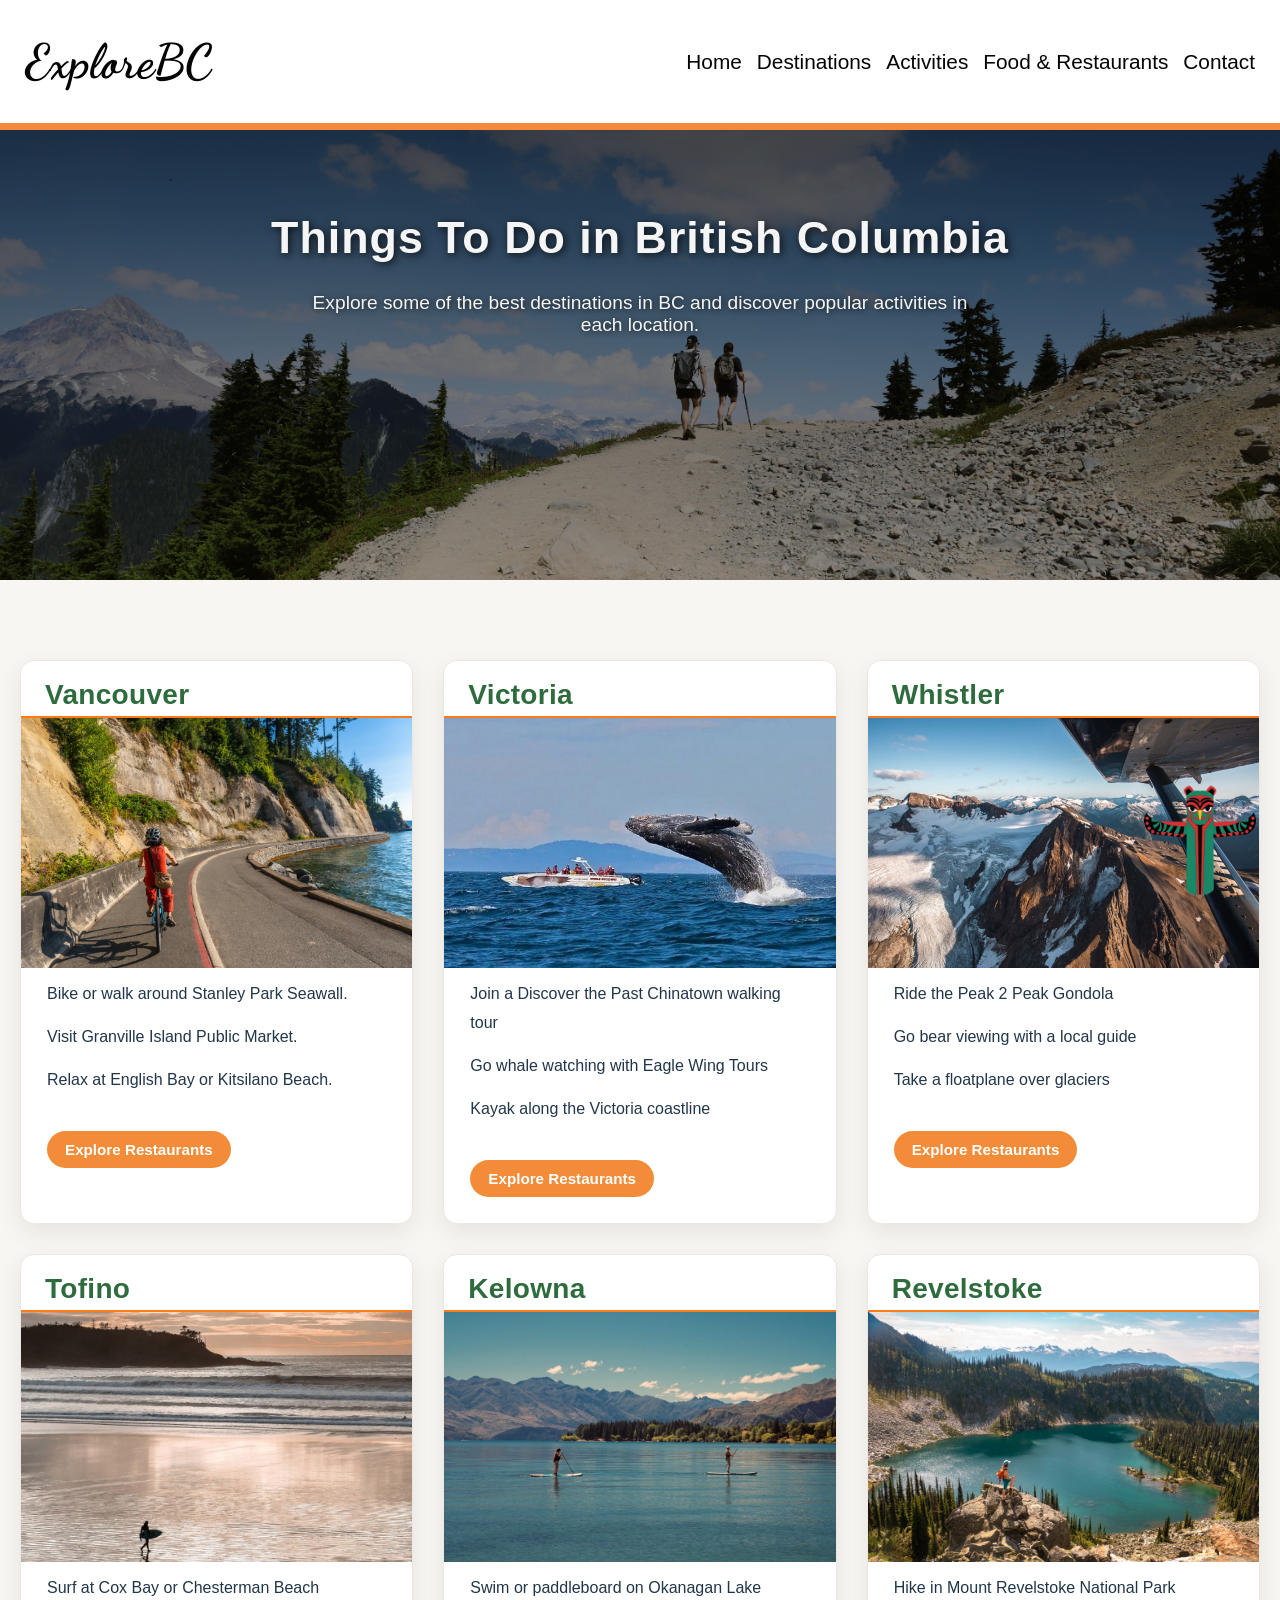
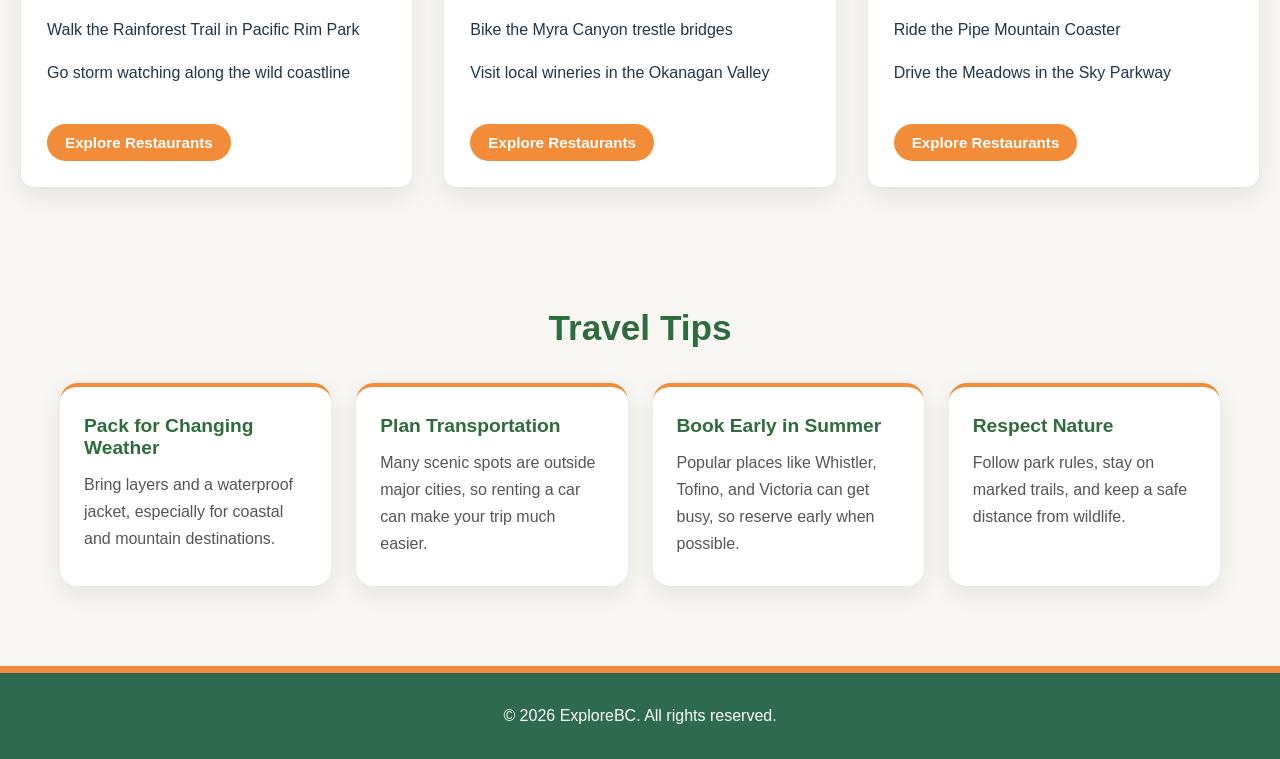
<file: activities.html>
<!DOCTYPE html>
<html lang="en">

<head>
    <meta charset="UTF-8">
    <meta name="viewport" content="width=device-width, initial-scale=1.0">
    <title>ExploreBC | Activities</title>
    <link rel="stylesheet" href="css/styles-activities.css">

    <link rel="preconnect" href="https://fonts.googleapis.com">
    <link rel="preconnect" href="https://fonts.gstatic.com" crossorigin>
    <link href="https://fonts.googleapis.com/css2?family=Dancing+Script:wght@400..700&display=swap" rel="stylesheet">

</head>

<body>
    <!-- Navigation -->
  <header class="navbar">
        <h1 class="logo"><a href="index.html" class="n">ExploreBC</a></h1>
        <nav class="nav-links">
            <ul class="lp">
                <li><a href="index.html" class="n">Home</a></li>
                <li><a href="destinations.html" class="n">Destinations</a></li>
                <li><a href="activities.html" class="n">Activities</a></li>
                <li><a href="food.html" class="n">Food & Restaurants</a></li>
                <li><a href="contact.html" class="n">Contact</a></li>
            </ul>    
        </nav>
    </header>
    <main> <!-- Main Content -->
        <section class="intro">
            <img src="images/activities-intro.jpg" alt="Beautiful British Columbia landscape">
            <div class="intro-text">
                <h2>Things To Do in British Columbia</h2>
                <p>Explore some of the best destinations in BC and discover popular activities in each location.</p>
            </div>
        </section>


        <section class="activities">
            <section class="card">
                <h3>Vancouver</h3>
                <img src="images/seawall.jpg" alt="Vancouver Seawall">
                <div class="card-content">
                    <ul>
                        <li>Bike or walk around Stanley Park Seawall.</li>
                        <li>Visit Granville Island Public Market.</li>
                        <li>Relax at English Bay or Kitsilano Beach.</li>
                    </ul>
                    <a href="food.html"> Explore Restaurants</a> <!--add vancouver anchor here-->

                </div>
            </section>

            <section class="card">
                <h3>Victoria</h3>
                <img src="images/whale.jpg" alt="Humpback whale watching Victoria">
                <div class="card-content">
                    <ul>
                        <li>Join a Discover the Past Chinatown walking tour</li>
                        <li>Go whale watching with Eagle Wing Tours</li>
                        <li>Kayak along the Victoria coastline</li>
                    </ul>
                    <a href="food.html"> Explore Restaurants</a> <!--add location anchor here-->

                </div>
            </section>

            <section class="card">
                <h3>Whistler</h3>
                <img src="images/floatplane.jpg" alt="Floatplane flying over glaciers in Whistler">
                <div class="card-content">
                    <ul>
                        <li>Ride the Peak 2 Peak Gondola</li>
                        <li>Go bear viewing with a local guide</li>
                        <li>Take a floatplane over glaciers</li>
                    </ul>
                    <a href="food.html"> Explore Restaurants</a> <!--add location anchor here-->

                </div>
            </section>

            <section class="card">
                <h3>Tofino</h3>
                <img src="images/surfing.jpg" alt="Tofino beach and surfing">
                <div class="card-content">
                    <ul>
                        <li>Surf at Cox Bay or Chesterman Beach</li>
                        <li>Walk the Rainforest Trail in Pacific Rim Park</li>
                        <li>Go storm watching along the wild coastline</li>
                    </ul>
                    <a href="food.html"> Explore Restaurants</a> <!--add location anchor here-->

                </div>

            </section>
            <section class="card">
                <h3>Kelowna</h3>
                <img src="images/paddleboard.jpg" alt="Okanagan Lake Kelowna activities">
                <div class="card-content">
                    <ul>
                        <li>Swim or paddleboard on Okanagan Lake</li>
                        <li>Bike the Myra Canyon trestle bridges</li>
                        <li>Visit local wineries in the Okanagan Valley</li>
                    </ul>
                    <a href="food.html"> Explore Restaurants</a> <!--add location anchor here-->

                </div>
            </section>

            <section class="card">

                <h3>Revelstoke</h3>
                <img src="images/revelstoke-hiking.jpg" alt="Revelstoke mountain adventure">
                <div class="card-content">
                    <ul>
                        <li>Hike in Mount Revelstoke National Park</li>
                        <li>Ride the Pipe Mountain Coaster</li>
                        <li>Drive the Meadows in the Sky Parkway</li>
                    </ul>
                    <a href="food.html"> Explore Restaurants</a>
                </div>

            </section>


        </section>

        <section class="travel-tips">
            <h2>Travel Tips</h2>
            <div class="tips-grid">
                <div class="tip-box">
                    <h3>Pack for Changing Weather</h3>
                    <p>Bring layers and a waterproof jacket, especially for coastal and mountain destinations.</p>
                </div>

                <div class="tip-box">
                    <h3>Plan Transportation</h3>
                    <p>Many scenic spots are outside major cities, so renting a car can make your trip much easier.</p>
                </div>

                <div class="tip-box">
                    <h3>Book Early in Summer</h3>
                    <p>Popular places like Whistler, Tofino, and Victoria can get busy, so reserve early when possible.
                    </p>
                </div>

                <div class="tip-box">
                    <h3>Respect Nature</h3>
                    <p>Follow park rules, stay on marked trails, and keep a safe distance from wildlife.</p>
                </div>
            </div>
        </section>

    </main>
    <footer class="footer">
        <a href="#" class="totem">
        <img src="images/totem_pole.png" alt="totem pole" class="totem_pole"></a>
        <p>&copy; 2026 ExploreBC. All rights reserved.</p>
    </footer>
</body>

</html>
</file>
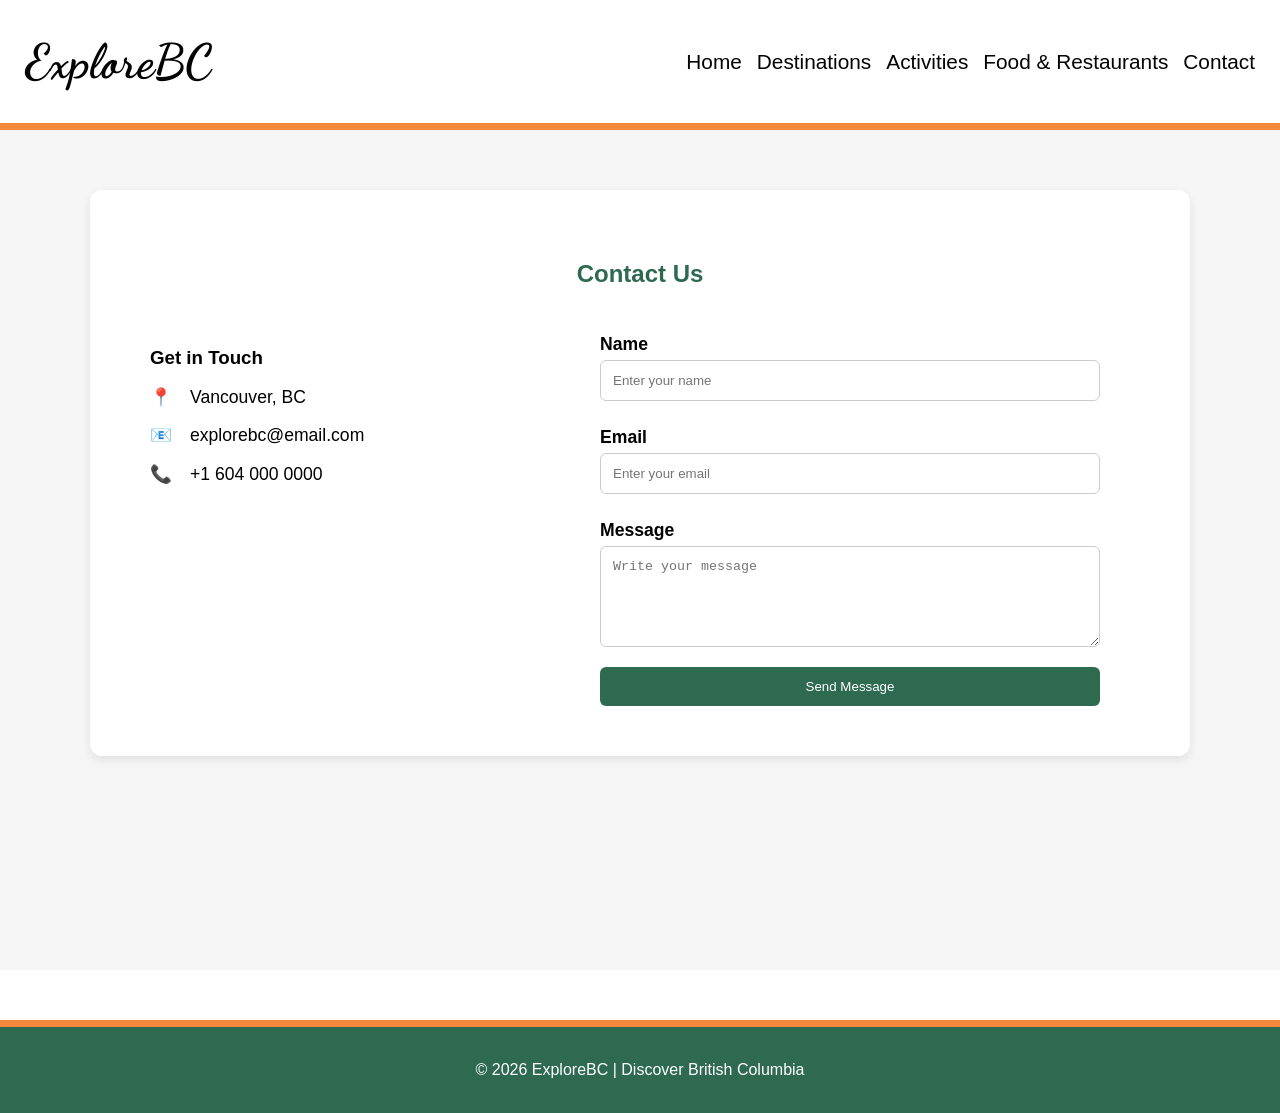
<file: contact.html>
<!DOCTYPE html>
<html lang="en">
<head>
    <meta charset="UTF-8">
    <meta name="viewport" content="width=device-width, initial-scale=1.0">
    <title>Contact</title>
    <link rel="stylesheet" href="css/style.css">


<link rel="preconnect" href="https://fonts.googleapis.com">
<link rel="preconnect" href="https://fonts.gstatic.com" crossorigin>
<link href="https://fonts.googleapis.com/css2?family=Dancing+Script:wght@400..700&display=swap" rel="stylesheet">

</head>

<body>
    <!-- Navigation -->
    <header class="navbar">
        <h1 class="logo">ExploreBC</h1>
        <nav class="nav-links">
           <ul class="lp">
                 <li><a href="index.html" class="n">Home</a></li>
                <li><a href="destinations.html" class="n">Destinations</a></li>
                <li><a href="activities.html" class="n">Activities</a></li>
                <li><a href="food.html" class="n">Food & Restaurants</a></li>
                <li><a href="contact.html" class="n">Contact</a></li>
            </ul>  
        </nav>
    </header>
<!-- Main Content -->
        <main class="contact-page">
            <section class="contact-container">
                <h1>Contact Us</h1>
                
                  
                 <div class="contact-grid">
                    <div class="contact-info">
                        <h3>Get in Touch</h3>
                        <p class="info-item">
                            <span class="icon">📍</span>
                            <span>Vancouver, BC</span>
                        </p>

                    <p class="info-item">
                        <span class="icon">📧</span>
                        <span>explorebc@email.com</span>
                    </p>

                    <p class="info-item">
                        <span class="icon">📞</span>
                        <span>+1 604 000 0000</span>
                    </p>

                    </div>

                    <!-- Contact Form -->
                     <form class="contact-form">
                     <label for="name">Name</label>
                     <input type="text" id="name" placeholder="Enter your name">

                    <label for="email">Email</label>
                    <input type="email" id="email" placeholder="Enter your email">

                    <label for="message">Message</label>
                    <textarea id="message" rows="5" placeholder="Write your message"></textarea>
                
                    <button type="submit">Send Message</button>
                </form> 
            </div>    
        </section>
    </main>
    <!-- Footer -->
     <footer class="footer">
          <p>&copy; 2026 ExploreBC | Discover British Columbia</p>
     </footer>
</body>

</html>
</file>
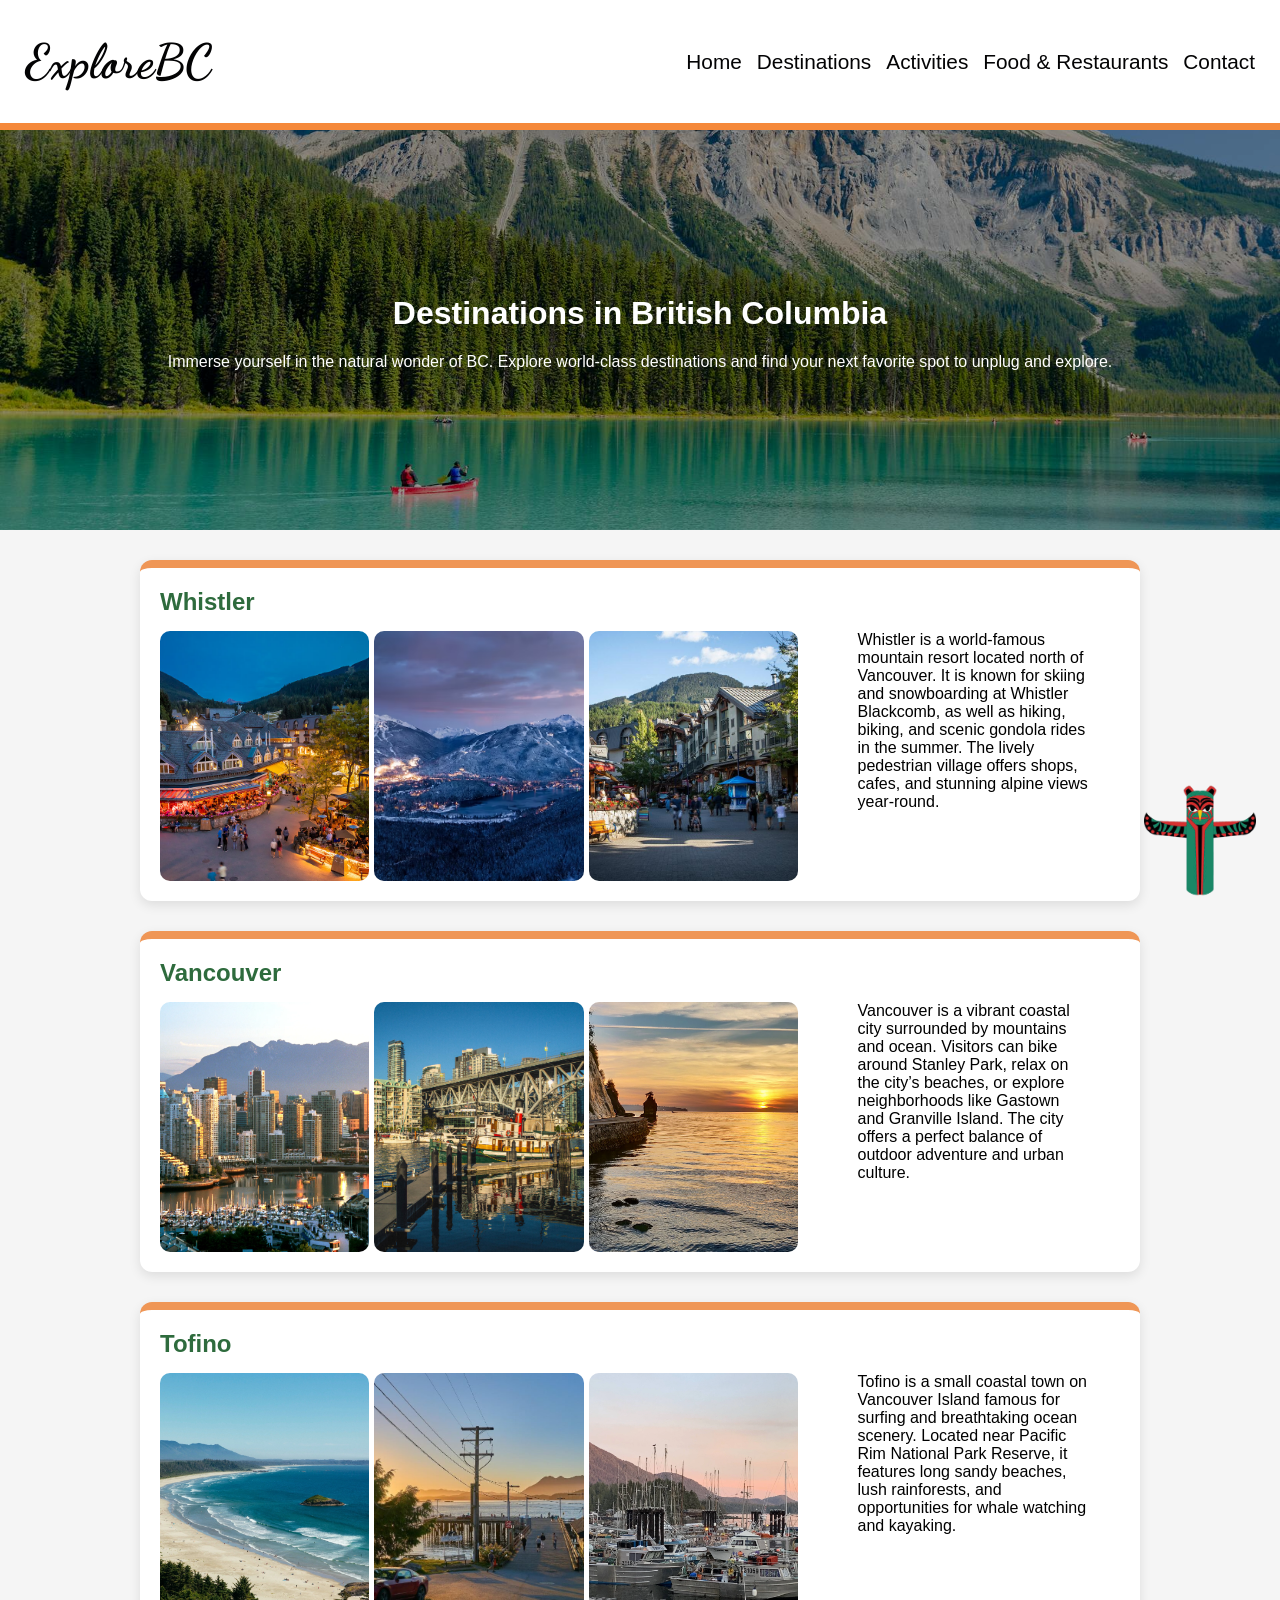
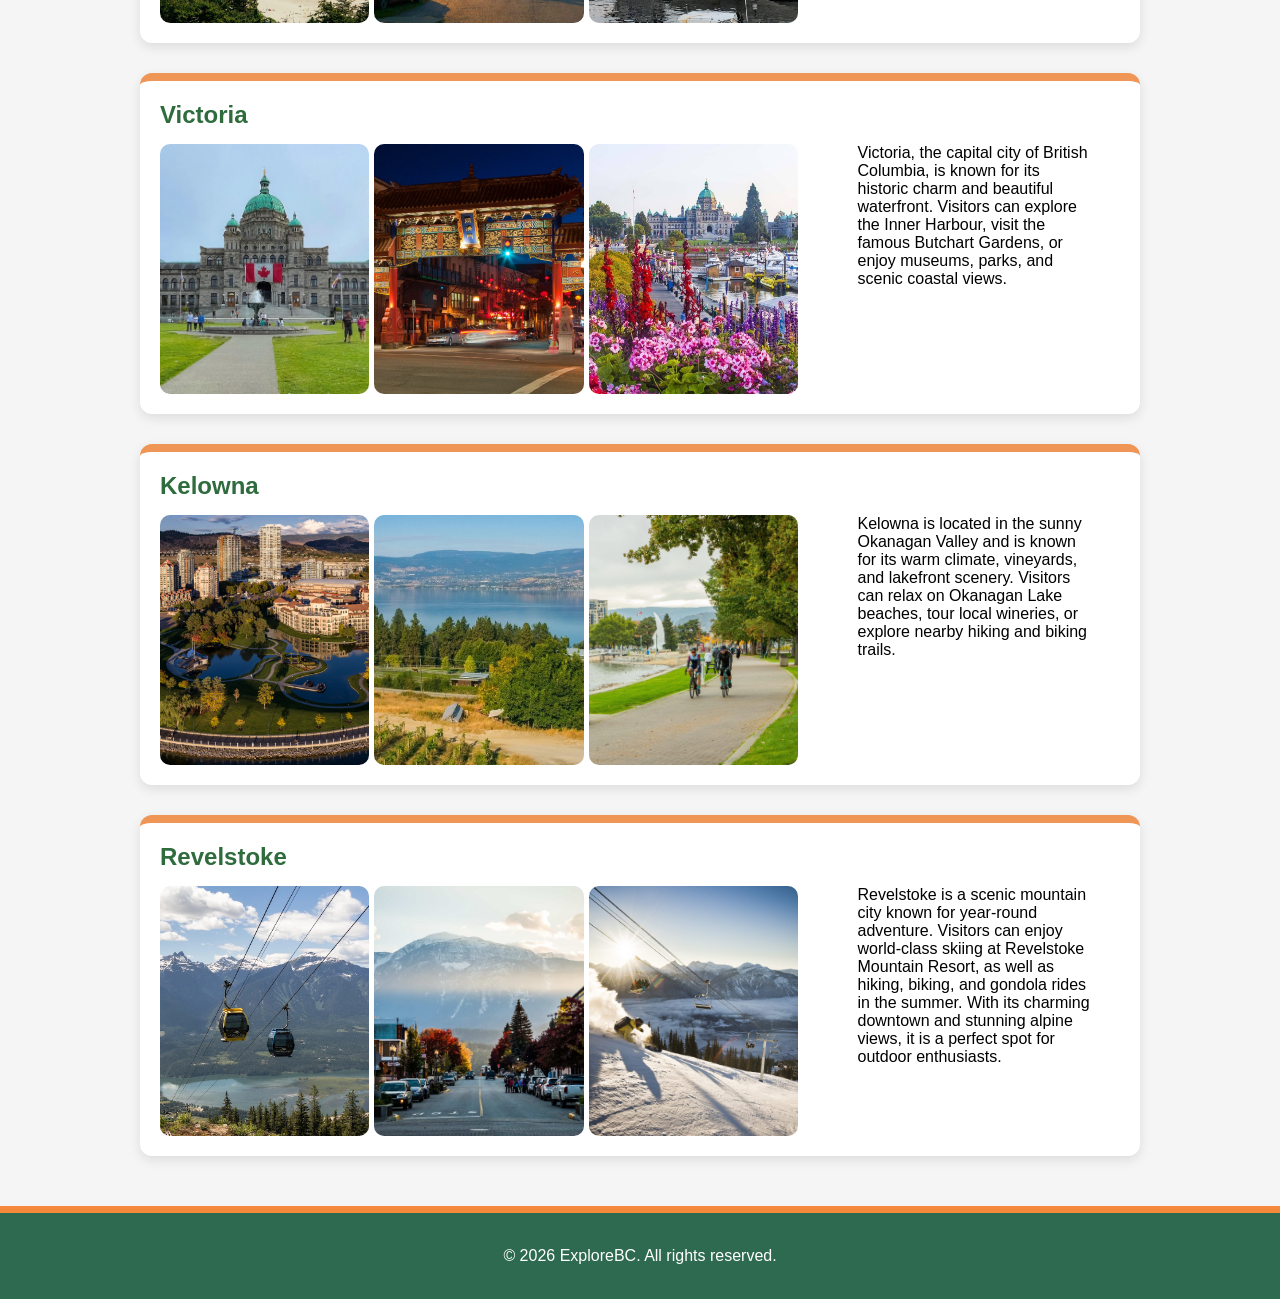
<file: destinations.html>
<!DOCTYPE html>
<html lang="en">
<head>
    <meta charset="UTF-8">
    <meta name="viewport" content="width=device-width, initial-scale=1.0">
    <title>Destinations</title>
    <link rel="stylesheet" href="css/style.css">

<link rel="preconnect" href="https://fonts.googleapis.com">
<link rel="preconnect" href="https://fonts.gstatic.com" crossorigin>
<link href="https://fonts.googleapis.com/css2?family=Dancing+Script:wght@400..700&display=swap" rel="stylesheet">
</head>

<body id="destinations-page">
     <header class="navbar">
        <h1 class="logo"><a href="index.html" class="n">ExploreBC</a></h1>
        <nav class="nav-links">
            <ul class="lp">
                <li><a href="index.html" class="n">Home</a></li>
                <li><a href="destinations.html" class="n">Destinations</a></li>
                <li><a href="activities.html" class="n">Activities</a></li>
                <li><a href="food.html" class="n">Food & Restaurants</a></li>
                <li><a href="contact.html" class="n">Contact</a></li>
            </ul>    
        </nav>
    </header>
        <div class="destinations-hero">
            <div class="destinations-overlay"></div>
            <div class="hero-content">
                <h1 class="title">Destinations in British Columbia</h1>
                <p>
                    Immerse yourself in the natural wonder of BC. Explore world-class destinations and find your 
                    next favorite spot to unplug and explore.
                </p>
            </div>
        </div>
    <main>
        <section class = "Whistler-section">
            <h2>Whistler</h2>
            <div class="content-row">
                <div class = "gallery">
                    <img src="images/Whistler_Town_Night.jpg" alt="Whister's town during the night">
                    <img src="images/Whistler_Snowy_Mountain_Night.avif" alt="Whister's snowy mountain at night">
                    <img src="images/Whistler_Town_Sunny.png" alt="Whister's town during a sunny day">
                </div>
                <p id = "whistler-id">
                Whistler is a world-famous mountain resort located north of Vancouver. 
                It is known for skiing and snowboarding at Whistler Blackcomb, as 
                well as hiking, biking, and scenic gondola rides in the summer. The 
                lively pedestrian village offers shops, cafes, and stunning alpine 
                views year-round.
                </p>
            </div>
        </section>
        <section class = "Vancouver-section">
            <h2>Vancouver</h2>
            <div class="content-row">
                <div class = "gallery">
                    <img src="images/Vancouver_City_View.webp" alt="Upward view of Vancouver">
                    <img src="images/Vancouver_Granville.jpg" alt="Dock view at Granville Island">
                    <img src="images/Vancouver_Stanley_Park.jpg" alt="Stanley Park seawall during a sunset">
                </div>
                <p id = "vancouver-id">
                    Vancouver is a vibrant coastal city surrounded by mountains and ocean. 
                    Visitors can bike around Stanley Park, relax on the city’s beaches, or 
                    explore neighborhoods like Gastown and Granville Island. The city 
                    offers a perfect balance of outdoor adventure and urban culture.
                </p>
            </div>
        </section>
        <section  class = "Tofino-section">
            <h2>Tofino</h2>
            <div class="content-row">
                <div class = "gallery">
                    <img src="images/Tofino_Beach_View.webp" alt="An upward view of Tofino's beaches">
                    <img src="images/Tofino_Dock_Sunset.jpg" alt="Tofino's docks during sunset">
                    <img src="images/Tofino_Harbour.webp" alt="Tofino's harbor populated by boats">
                </div>
                <p id = "tofino-id">
                    Tofino is a small coastal town on Vancouver Island famous for surfing 
                    and breathtaking ocean scenery. Located near Pacific Rim National Park 
                    Reserve, it features long sandy beaches, lush rainforests, and 
                    opportunities for whale watching and kayaking.
                </p>
            </div>
        </section>
        <section  class = "Victoria-section">
            <h2>Victoria</h2>
            <div class="content-row">
                <div class = "gallery">
                    <img src="images/Victoria_Parliament.webp" alt="Parliament Building">
                    <img src="images/Victoria_Chinatown.jpg" alt="Entrance to Chinatown">
                    <img src="images/Victoria_Flowers.jpg" alt="Flowers with Victoria's harbour and Parliament in the background">
                </div>
                <p id = "victoria-id">
                    Victoria, the capital city of British Columbia, is known for its historic 
                    charm and beautiful waterfront. Visitors can explore the Inner Harbour, 
                    visit the famous Butchart Gardens, or enjoy museums, parks, and scenic 
                    coastal views.
                </p>
            </div>
        </section>
        <section class = "Kelowna-section">
            <h2>Kelowna</h2>
            <div class="content-row">
                <div class = "gallery">
                    <img src="images/Kelowna_View.jpg" alt="Upward view of Kelowna">
                    <img src="images/Kelowna_Vineyard_Lake.jpg" alt="Vineyard overlooking Okanagan lake">
                    <img src="images/Kelowna_Park.webp" alt="Bikers by a park's seawall">
                </div>
                <p id = "kelowna-id">
                    Kelowna is located in the sunny Okanagan Valley and is known for its warm 
                    climate, vineyards, and lakefront scenery. Visitors can relax on Okanagan 
                    Lake beaches, tour local wineries, or explore nearby hiking and biking 
                    trails.
                </p>
            </div>
        </section>
        <section class = "Prince_Rupert-section">
            <h2>Revelstoke</h2>
            <div class="content-row">
                <div class = "gallery">
                    <img src="images/Revelstoke_Gondola_Mountains.webp" alt="Gondola going up a mountain">
                    <img src="images/Revelstoke_Town.jpeg" alt="Revelstoke town with mountain in background">
                    <img src="images/Revelstoke_Snowy_Mountains.jpg" alt="Snowboarder going down snowy mountain">
                </div>
                <p id = "revelstoke-id">
                    Revelstoke is a scenic mountain city known for year-round adventure. 
                    Visitors can enjoy world-class skiing at Revelstoke Mountain Resort, as 
                    well as hiking, biking, and gondola rides in the summer. With its charming 
                    downtown and stunning alpine views, it is a perfect spot for outdoor 
                    enthusiasts.
                </p>
            </div>
        </section>
    </main>
    <footer class="footer">
        <a href="#" class="totem">
        <img src="images/totem_pole.png" alt="totem pole" class="totem_pole"></a>
        <p>&copy; 2026 ExploreBC. All rights reserved.</p>
    </footer>
</body>
</html>
</file>
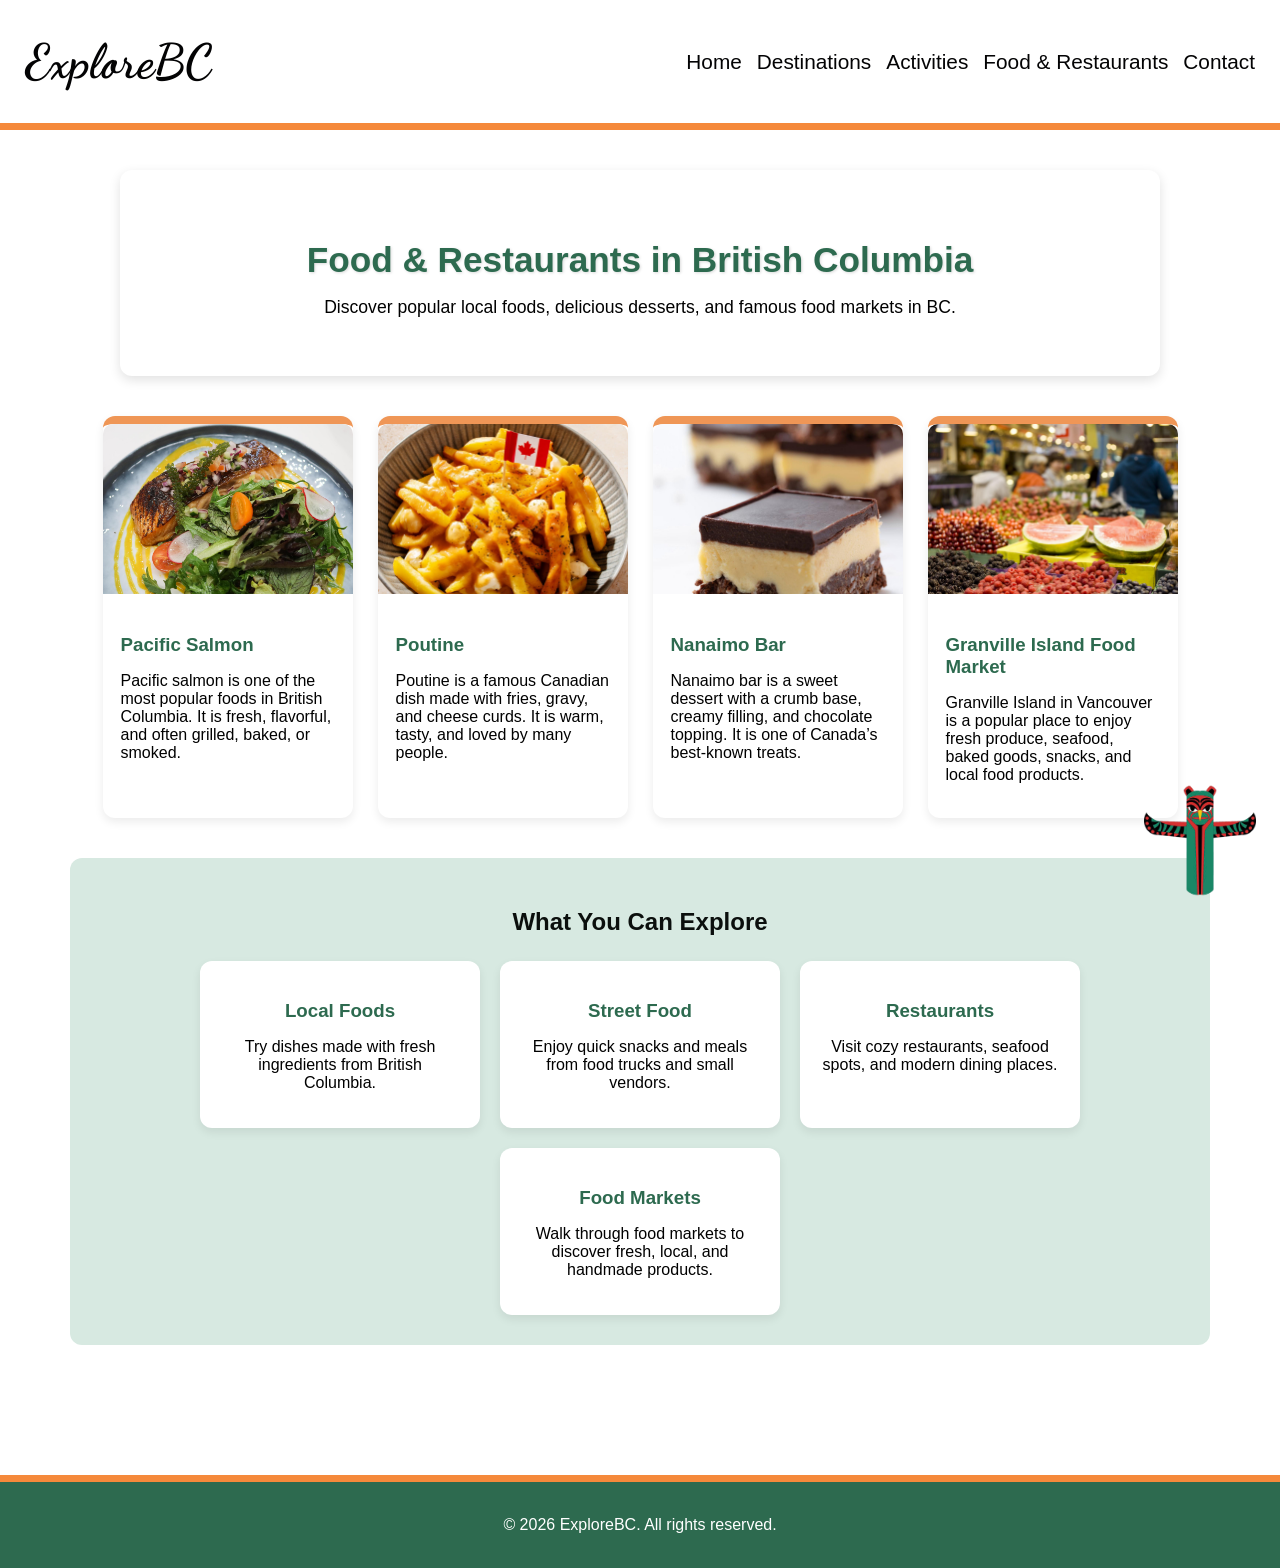
<file: food.html>
<!DOCTYPE html>
<html lang="en">
<head>
    <meta charset="UTF-8">
    <meta name="viewport" content="width=device-width, initial-scale=1.0">
    <title>Food & Restaurants</title>
    <link rel="stylesheet" href="css/style.css">

    <link rel="preconnect" href="https://fonts.googleapis.com">
    <link rel="preconnect" href="https://fonts.gstatic.com" crossorigin>
    <link href="https://fonts.googleapis.com/css2?family=Dancing+Script:wght@400..700&display=swap" rel="stylesheet">
</head>
<body>

    <!-- Navigation -->
    <header class="navbar">
        <h1 class="logo">ExploreBC</h1>
        <nav class="nav-links">
            <ul class="lp">
                <li><a href="index.html" class="n">Home</a></li>
                <li><a href="destinations.html" class="n">Destinations</a></li>
                <li><a href="activities.html" class="n">Activities</a></li>
                <li><a href="food.html" class="n active">Food & Restaurants</a></li>
                <li><a href="contact.html" class="n">Contact</a></li>
            </ul>
        </nav>
    </header>

    <!-- Main Content -->
    <main class="food-page">
        <section class="food-hero">
            <h1>Food & Restaurants in British Columbia</h1>
            <p>Discover popular local foods, delicious desserts, and famous food markets in BC.</p>
        </section>

        <section class="food-grid">

            <div class="food-card">
                <img src="images/salmon.jpeg" alt="Pacific Salmon" class="food-img">
                <div class="food-card-text">
                    <h3>Pacific Salmon</h3>
                    <p>Pacific salmon is one of the most popular foods in British Columbia. It is fresh, flavorful, and often grilled, baked, or smoked.</p>
                </div>
            </div>

            <div class="food-card">
                <img src="images/poutine.jpeg" alt="Poutine" class="food-img">
                <div class="food-card-text">
                    <h3>Poutine</h3>
                    <p>Poutine is a famous Canadian dish made with fries, gravy, and cheese curds. It is warm, tasty, and loved by many people.</p>
                </div>
            </div>

            <div class="food-card">
                <img src="images/nanaimo.jpeg" alt="Nanaimo Bar" class="food-img">
                <div class="food-card-text">
                    <h3>Nanaimo Bar</h3>
                    <p>Nanaimo bar is a sweet dessert with a crumb base, creamy filling, and chocolate topping. It is one of Canada’s best-known treats.</p>
                </div>
            </div>

            <div class="food-card">
                <img src="images/granville.jpeg" alt="Granville Island Food Market" class="food-img">
                <div class="food-card-text">
                    <h3>Granville Island Food Market</h3>
                    <p>Granville Island in Vancouver is a popular place to enjoy fresh produce, seafood, baked goods, snacks, and local food products.</p>
                </div>
            </div>

        </section>

        <section class="extra-food-info">
            <h2>What You Can Explore</h2>
            <div class="explore-boxes">
                <div class="explore-box">
                    <h3>Local Foods</h3>
                    <p>Try dishes made with fresh ingredients from British Columbia.</p>
                </div>

                <div class="explore-box">
                    <h3>Street Food</h3>
                    <p>Enjoy quick snacks and meals from food trucks and small vendors.</p>
                </div>

                <div class="explore-box">
                    <h3>Restaurants</h3>
                    <p>Visit cozy restaurants, seafood spots, and modern dining places.</p>
                </div>

                <div class="explore-box">
                    <h3>Food Markets</h3>
                    <p>Walk through food markets to discover fresh, local, and handmade products.</p>
                </div>
            </div>
        </section>
    </main>

    <!-- Footer -->
    <footer class="footer">
        <a href="#" class="totem">
            <img src="images/totem_pole.png" alt="totem pole" class="totem_pole">
        </a>
        <p>&copy; 2026 ExploreBC. All rights reserved.</p>
    </footer>

</body>
</html>
</file>
<file: css/styles-activities.css>
* {
    box-sizing: border-box;
}

body {
    font-family: Arial, sans-serif;
    margin: 0;
    background-color: #f8f6f2;
    max-width: 100%;
    overflow-x: hidden;
}

/* NAVBAR */
.lp {
    font-size: clamp(0.8rem, 2vw, 1.3rem);
}
.navbar {
    display: flex;
    justify-content: space-between;
    align-items: center;
    padding: 1px 25px;
    background-color: white;
    border-bottom: #f5893b 7px solid;
}

nav.nav-links {
    background: transparent;
}
.nav-links li a.n:hover {
  color: #f5893b;
}

.nav-links ul {
    background-color: transparent;
    display: flex;
    flex-wrap: wrap;
    list-style: none;
    gap: 15px;
    padding: 0;
    margin: 0;
}

a.n {
    text-decoration: none;
    color: #030304;
    background-color: transparent;
}

a.n:hover {
    background: transparent;
    color: #1f2439;
}

.logo {
    display: flex;
    font-family: 'Dancing Script', cursive;
    font-weight: bold;
    color: #030304;
    background-color: transparent;
    font-size: clamp(1.4rem, 4vw, 3rem);
}

/* HERO */
.intro {
    position: relative;
    width: 100%;
    min-height: 300px;
    height: 60vh;
    max-height: 450px;
    overflow: hidden;
    margin-bottom: 40px;
}
.intro::before {
    content: "";
    position: absolute;
    inset: 0;
    background: rgba(0, 0, 0, 0.15); /* adjust darkness */
    z-index: 1;
}

.intro img {
    width: 100%;
    height: 100%;
    object-fit: cover;
    object-position: center 10%;
    display: block;
}

.intro::after {
    content: "";
    position: absolute;
    inset: 0;
    background: linear-gradient(
        to bottom,
        rgba(0,0,0,0.65),
        rgba(0,0,0,0.25)
    );
}

.intro-text {
    position: absolute;
    inset: 0;
    z-index: 2;
    display: flex;
    flex-direction: column;
    justify-content: center;
    align-items: center;
    text-align: center;
    transform: translateY(-20%);
    padding: 0 20px;
    color: #f5f5f5;
}

.intro-text h2 {
    margin-bottom: 10px;
    font-size: clamp(1.8rem, 5vw, 2.8rem);
    font-weight: 700;
    letter-spacing: 1px;
    text-shadow: 2px 2px 8px rgba(0,0,0,0.8);
}

.intro-text p {
    font-size: clamp(1rem, 2.5vw, 1.2rem);
    font-weight: 400;
    max-width: 700px;
    text-shadow: 1px 1px 6px rgba(0,0,0,0.7);
}

/* ACTIVITIES */
.activities {
    display: flex;
    flex-wrap: wrap;
    gap: 30px;
    justify-content: center;
    padding: 40px 20px;
    max-width: 1400px;
    margin: 0 auto;
}

.card {
    flex: 1 1 320px;
    max-width: 420px;
    width: 100%;
    background: #ffffff;
    border-radius: 14px;
    border: 1px solid #ece8e1;
    overflow: hidden;
    box-shadow: 0 8px 25px rgba(0, 0, 0, 0.08);
    transition: transform 0.3s ease, box-shadow 0.3s ease;
    display: flex;
    flex-direction: column;
}

.card:hover {
    transform: translateY(-8px);
    box-shadow: 0 14px 30px rgba(0, 0, 0, 0.15);
}

.card img {
    width: 100%;
    height: 250px;
    object-fit: cover;
    display: block;
    transition: transform 0.4s ease;
}

.card:hover img {
    transform: scale(1.03);
}

.card h3 {
    margin: 0;
    padding: 18px 24px 12px;
    font-size: clamp(1.3rem, 3vw, 1.75rem);
    font-weight: 600;
    color: #2e6b3d;
    letter-spacing: 0.3px;
    border-bottom: 2px solid #ff7a18;
    display: inline-block;
    padding-bottom: 5px;
}

.card ul {
    margin: 12px 0;
    padding: 0 26px;
    list-style: none;
    color: #22364a;
    font-size: 1rem;
    line-height: 1.8;
    font-weight: 500;
}

.card li {
    margin-bottom: 14px;
    padding-left: 0;
    
}

.card li::before {
    content: none;
}

.card a {
    display: inline-block;
    margin: 10px 26px 26px;
    padding: 10px 18px;
    background-color: #f28c38;
    color: white;
    text-decoration: none;
    font-weight: 600;
    font-size: 0.95rem;
    border-radius: 999px;
    transition: background-color 0.3s ease, transform 0.2s ease;
    align-self: flex-start;
}

.card a:hover {
    background-color: #d97322;
    transform: translateY(-2px);
}

.card-content {
    display: flex;
    flex-direction: column;
    flex-grow: 1;
}

/* TRAVEL TIPS */
.travel-tips {
    max-width: 1200px;
    margin: 80px auto;
    padding: 0 20px;
}

.travel-tips h2 {
    text-align: center;
    font-size: clamp(1.7rem, 4vw, 2.2rem);
    font-weight: 700;
    color: #2e6b3d;
    margin-bottom: 35px;
}

.tips-grid {
    display: grid;
    grid-template-columns: repeat(auto-fit, minmax(240px, 1fr));
    gap: 25px;
}

.tip-box {
    background: #ffffff;
    padding: 28px 24px;
    border-radius: 18px;
    box-shadow: 0 8px 24px rgba(0, 0, 0, 0.08);
    border-top: 4px solid #f28c38;
}

.tip-box h3 {
    margin: 0 0 12px;
    font-size: 1.2rem;
    font-weight: 600;
    color: #2e6b3d;
}

.tip-box p {
    margin: 0;
    font-size: 1rem;
    line-height: 1.7;
    color: #555;
}

.footer{
   background-color: #2d6a4f;
    color: white;
    text-align: center;
    padding: 18px;
    margin-top: 50px;
    border-top: #f5893b 7px solid;
}


a.totem{
    position: fixed;
    bottom: -35px;
    right: -50px;
    z-index: 20;
}

.totem_pole{
    width: 260px;
    cursor: pointer;
    transition: 0.3s;
}

.totem_pole:hover{
    transform: scale(1.1);
}

.totem::after{
    content: "The world is so big,\A go and explore it.";
    /*changeanysentenceyouwant,(\A)meanslinebreak*/width:120px;
    white-space: pre-line;
    position: absolute;
    bottom: 90%;
    left: 50%;
    background: linear-gradient(to top, rgba(0, 0, 0, 0.872),
            rgba(0, 0, 0, 0)    
            );
    color: white;
    padding: 6px 10px;
    border-radius: 50px;
    font-size: 15px;
    opacity: 0;
    pointer-events: none;
    transform: translate(-50%,10px);
    cursor: pointer;
    /*animation: showBubble 10s ease infinite;*/
}

.totem:hover::after{
    opacity: 1;
    transform: translate(-50%,0);
}

/* TABLET */
@media (max-width: 900px) {
    .activities {
        gap: 24px;
        padding: 35px 18px;
    }

    .card img {
        height: 220px;
    }

    .travel-tips {
        margin: 60px auto;
    }
}

/* PHONE */
@media (max-width: 768px) {
      .navbar {
        flex-direction: column;
        align-items: center;
        gap: 10px;
        padding: 15px 20px;}
    
     .nav-links ul, .lp {
        display: flex;
        flex-wrap: wrap;
        justify-content: center;
        gap: 12px;
        padding: 0;
    }

    .intro {
        min-height: 260px;
        height: 50vh;
    }

    .intro-text {
        padding: 16px;
    }

    .activities {
        padding: 30px 14px;
        gap: 20px;
    }

    .card {
        border-radius: 14px;
    }

    .card img {
        height: 200px;
    }

    .card h3 {
        padding: 16px 18px 10px;
    }

    .card ul {
        padding: 0 18px;
        font-size: 0.96rem;
        line-height: 1.6;
    }

    .card a {
        margin: 8px 18px 20px;
    }

    .tip-box {
        padding: 22px 18px;
    }


}
</file>
<file: css/style.css>
* {
    box-sizing: auto;
  }

@media screen and (max-width:842px){

.container{
    flex-direction:column;
}

}

/* Explore BC Project - Starter Styles */
body {
    font-family: Arial, sans-serif;
    margin: 0;
}

/* Add your styles here */
.lp {
    font-size: clamp(0.8rem, 2vw, 1.3rem);
}

.navbar{
    display: flex;
    justify-content: space-between;
    align-items: center;
    padding: 1px 25px;
    background-color: white;
    border-bottom: #f5893b 7px solid;
}

.nav-links {
    background: transparent;
}

.nav-links li a.n:hover {
  color: #f5893b;
}

.nav-links ul {
    display: flex;
    list-style: none;
    gap: 15px;
    padding: 0;
    margin: 0;
}

a.n{
    text-decoration: none;
    color: #030304;
}
/*
a.n:hover{
    color: #f5893b;
}
*/
.logo {
    font-family: 'Dancing Script', cursive;
    font-weight: bold;
    color: #030304;
    font-size: clamp(1rem, 5vw, 3rem);
}

.hero{
    position: relative;
    display: flex;
}

.hero .overlay {
    position: absolute;
    inset: 0;
    background-color: rgba(0, 0, 0, 0.45);
}

.hero img{
    width:100%;
    height:350px;
    object-fit:cover;
}

.hero h1,
.hero p{
    font-size: clamp(1rem, 5vw, 2rem);
    position: absolute;
    left:50%;
    top:50%;
    transform:translate(-50%,-50%);
    color:white;
    text-align:center;
}

.hero h1{
    padding: 1rem;
    font-size: clamp(1rem, 5vw, 3rem);
    top: 30%;
}
.hero p{
    padding: 1rem;
    font-size: clamp(0.8rem, 2vw, 1.3rem);
    margin: 55px 0;
}

.contact_us{
    display: flex;
    
}

.btn1 {
    text-decoration: none;
    position: relative;
    left:50%;
    top: -50px;
    transform:translate(-50%,-50%);
    border-radius: 50px;
    padding: 10px 20px;
    border: none;
    background: #ef9656;
    color: white;
    cursor: pointer;
    font-size: clamp(0.7rem, 2vw, 1.3rem);
    z-index: 10;
}

.btn1:hover{
    opacity: 0.8;
    border: 1px solid white;
    box-shadow: 0 0 5px rgb(205,202,202);
    background-color: #f6ccd6;
    color: #1f2439;
}

main .container{
    display:flex;
    gap:20px;
    padding:20px;
}

.container section{
    flex:1;
    min-width:120px;
    overflow:hidden;
    position: relative;
    border-radius: 12px;
}

.container section::before{
    content: "";
    position: absolute;
    left: 0;
    right: 0;
    bottom: 0;
    height: 70%;
    background: linear-gradient(
        to top,
        rgba(0, 0, 0, 0.872),
        rgba(0, 0, 0, 0)
    );
    z-index: 1;
}


.container img{
    width:100%;
    height:600px;
    aspect-ratio: 4 / 3;
    object-fit:cover;
    border-radius:12px;
    cursor:pointer;
}

.container section:hover{
    transform:scale(1.05);
}

.container img:hover{
    filter:brightness(1.2);
}

.container section::after{
    content:"Click top to see the full picture.";
    position:absolute;
    top:20px;
    left:50%;
    transform:translateX(-50%);
    background:#ef9656;
    color:white;
    padding:5px 10px;
    border-radius:20px;
    font-size:14px;
    opacity:0;
    transition:0.3s;
    z-index:3;
}

.container section:hover::after{
    opacity:1;
}

.gallery{
    display:flex;
    gap:20px;
    justify-content:center;
}

.img{
    display: block;
    width:220px;
    cursor:pointer;
    border-radius:10px;
    transition:0.3s;
    border-top: #f5893b 7px solid;
}

.img:hover{
    transform:scale(1.05);
}

/* popup layer */
.overlay1{
    position:fixed;
    top:0;
    left:0;
    width:100%;
    height:100%;
    background:rgba(0,0,0,0.85);
    display:none;
    z-index: 1000;
}

/* show after click */
.overlay1:target{
    display:block;
}

/* big picture */
.full{
    max-width:80%;
    max-height:80%;
    position:absolute;
    top:50%;
    left:50%;
    transform:translate(-50%,-50%);
}

.container section .btn{
    display: block;
    padding: 10px 20px;
    border: none;
    border-radius: 50px;
    background: #ef9656;
    color: white;
    cursor: pointer;
    text-align:center;
    text-decoration: none;
    position: absolute;
    bottom: 60px;
    left: 50%;
    transform: translateX(-50%);
    margin-bottom: -40px;
    z-index: 10;
    font-size: clamp(0.7rem, 2vw, 1.3rem);
}

.container section .btn:hover{
    opacity: 0.8;
    border: 1px solid white;
    box-shadow: 0 0 5px rgb(205,202,202);
    background-color: #f6ccd6;
    color: #1f2439;
}

    
.card-text{
    position: absolute;
    left: 20px;
    top: 230px;
    right: 20px;
    z-index: 2;
    color: white;
    width: 80%;
    
}

.card-text h3::after{
    position: absolute;
    content: "";
    display: block;
    width: 50px;
    height: 3px;
    background-color: #f5893b;
    margin-top: -1px;
    border-radius: 2px;
}


.footer{
    display: block;
    text-align: center;
    padding: 5px 0;
    background-color: #f5f5f5;
    color: #333;
    border-top: #f5893b 7px solid;
}

/*totem_pole*/
a.totem{
    position: fixed;
    bottom: -35px;
    right: -50px;
    z-index: 20;
}

.totem_pole{
    width: 260px;
    cursor: pointer;
    transition: 0.3s;
}

.totem_pole:hover{
    transform: scale(1.1);
}

.totem::after{
    content: "The world is so big,\A go and explore it.";
    /*changeanysentenceyouwant,(\A)meanslinebreak*/
    width:120px;
    white-space: pre-line;
    position: absolute;
    bottom: 90%;
    left: 50%;
    background: linear-gradient(to top, rgba(0, 0, 0, 0.872),
            rgba(0, 0, 0, 0)    
            );
    color: white;
    padding: 6px 10px;
    border-radius: 50px;
    font-size: 15px;
    opacity: 0;
    pointer-events: none;
    transform: translate(-50%,10px);
    cursor: pointer;
}

.totem:hover::after{
    opacity: 1;
    transform: translate(-50%,0);
}

/*START OF CSS STYLE for Contact.html page */


.contact-page{
    padding:60px 20px;
    background-color: #f5f5f5;
    min-height: 80vh;
}
.contact-container{
   max-width:1000px;
   margin:auto;
   padding:50px;
   background: white;
   border-radius: 12px;
   box-shadow: 0 4px 10px rgba(0,0,0,0.08);
}
/*.contact-container h1{
    text-align: center;
    margin-bottom: 10px;
}
*/
.contact-container h1{
    text-align: center;
    margin-bottom: 10px;
    color: #2d6a4f;
}
.contact-grid{
    display: flex;
    gap:60px;
    justify-content: space-between;
    align-items: flex-start;
    margin-top: 40px;
}
.info-item{
    display:flex;
    align-items:center;
    gap:12px;
    margin-bottom:18px;
}

.icon{
    width:28px;
}
.contact-info{
    width:35%;
    padding-left: 10px;
}
.contact-info h3{
    margin-bottom: 15px;
}
.contact-info p{
    margin-bottom: 15px;
    font-size: 1.1rem;
}
.contact-form{
    display:flex;
    flex-direction: column;
    width:100%;
    max-width: 500px;
    margin: 0 auto;
}
.contact-form label{
    margin-top: 6px;
    margin-bottom: 5px;
    font-size: 1.1rem;
    font-weight: bold;
    display: block;
    text-align: left;    
}

.contact-form input,
.contact-form textarea{
    width: 100%;
    padding: 12px;
    margin-bottom: 20px;
    border: 1px, solid #ccc;
    border-radius: 6px;
    box-sizing: border-box;
}

.contact-form input:focus,
.contact-form textarea:focus{
    outline:#ef9656 ;
    border-color: #ef9656;
}

.contact-form button{
    padding: 12px;
    background: #2d6a4f;
    color:white;
    border: none;
    border-radius: 6px;
    cursor:pointer;
}
.contact-form button:hover{
    background:#1b4332;
}
.footer {
    background-color: #2d6a4f;
    color: white;
    text-align: center;
    padding: 18px;
    margin-top: 50px;
}

@media (max-width: 768px) {
    .navbar {
        flex-direction: column;
        align-items: center;
        gap: 10px;
        padding: 15px 20px;
    }

    .nav-links ul,
    .lp {
        display: flex;
        flex-wrap: wrap;
        justify-content: center;
        gap: 12px;
        padding: 0;
    }

    .contact-container {
        padding: 25px 18px;
    }

    .contact-grid {
        flex-direction: column;
        gap: 25px;
    }

    .contact-info,
    .contact-form {
        width: 100%;
    }

    .contact-info {
        padding-left: 0;
    }

    .info-item {
        display: flex;
        align-items: flex-start;
        gap: 10px;
        margin-bottom: 14px;
    }

    .icon {
        width: 22px;
        flex-shrink: 0;
    }

    .contact-form input,
    .contact-form textarea,
    .contact-form button {
        width: 100%;
    }

    .contact-container h1 {
        font-size: 2rem;
    }

    .contact-container h2 {
        font-size: 1rem;
        line-height: 1.5;
    }
}
/*END OF CSS STYLE for Contact.html page */

/*START FOOD SECTION*/
.food-page {
    padding: 40px 20px;
  /* background-color: #d7e9e1;*/ 
}

.food-hero{
    background-color: white;
    padding: 40px 20px;
    border-radius: 12px;
    max-width: 1000px;
    margin: 0 auto 40px auto;
    text-align: center;
    box-shadow: 0 4px 12px rgba(0,0,0,0.12);
}


.food-hero h1 {
    font-size: 2.2rem;
    margin-bottom: 10px;
    color: #2d6a4f;
    text-shadow: 1px 1px 3px rgba(0,0,0,0.15);
}

.food-hero p {
    font-size: 1.1rem;
}

.food-grid {
    max-width: 1100px;
    margin: 0 auto 40px auto;
    display: flex;
    flex-wrap: wrap;
    justify-content: center;
    gap: 25px;
}

.food-card {
    width: 250px;
    background-color: white;
    border-radius: 12px;
    overflow: hidden;
    box-shadow: 0 4px 10px rgba(0, 0, 0, 0.08);
    border-top:8px solid #ef9656;
    
}
.food-card:hover{
transform: translateY(-6px);
box-shadow:0 10px 18px rgba(0,0,0,0.15);
}
.food-img{
width:100%;
height:170px;
object-fit:cover;
border-radius:10px 10px 0 0;
}

.food-card-text {
    padding: 18px;
}

.food-card-text h3 {
    margin-bottom: 10px;
    color: #2d6a4f;
}

.extra-food-info{
background:#d7e9e1;
padding:30px 20px;
max-width:1100px;
margin:40px auto;
border-radius:12px;
}


.extra-food-info h2 {
    text-align: center;
    margin-bottom: 25px;
    color: #0b0f0d;
}

.explore-boxes {
    display: flex;
    flex-wrap: wrap;
    gap: 20px;
    justify-content: center;
}

.explore-box {
    width: 240px;
    background-color: white;
    padding: 20px;
    border-radius: 12px;
    box-shadow: 0 4px 10px rgba(0, 0, 0, 0.08);
    text-align: center;
}

.explore-box:hover{
transform: translateY(-6px);
box-shadow:0 10px 18px rgba(0,0,0,0.15);
}
.explore-box h3 {
    margin-bottom: 10px;
    color: #2d6a4f;
}


/*END FOOD SECTION*/



/* destinations CSS*/

#destinations-page .navbar{
    display: flex;
    justify-content: space-between;
    align-items: center;
    padding: 1px 25px;
    background-color: white;
    border-bottom: #f5893b 7px solid;
    /*background: linear-gradient( #f5893b,  #fda218, #f7d352);*/
    /*background: linear-gradient(to right,#dffcff, #4cd2fd, #1eaafa , #00497c);*/
}

#destinations-page nav.nav-links {
    background: transparent;
}

#destinations-page .nav-links li a.n:hover {
  color: #f5893b;
}


#destinations-page .nav-links ul {
    background-color: transparent;
    display: flex;
    list-style: none;
    gap: 15px;
    padding: 0;
}

#destinations-page a.n{
    text-decoration: none;
    color: #030304;
    background-color: transparent;
}

#destinations-page a.n:hover{
    background: transparent;
    color: #1f2439;
}

#destinations-page .logo {
    display: flex;
    font-family: 'Dancing Script', cursive;
    font: 40px;
    font-weight: bold;
    color: #030304;
    background-color: transparent;
    font-size: clamp(1rem, 5vw, 3rem);
}
/* hero banner content*/

#destinations-page .destinations-hero {
    background: url('../images/hero-destinations.jpg'); 
    background-size: cover;
    background-position: center;
    height: 400px;                
    width: 100%;
    display: flex;
    justify-content: center;
    align-items: center;
    position: relative;
    color: white;
    text-align: center;
    overflow: hidden;
}

#destinations-page .destinations-overlay {
    position: absolute;
    top: 0;
    left: 0;
    width: 100%;
    height: 100%;
    background-color: rgba(0, 0, 0, 0.4);
    z-index: 1;
}

#destinations-page .hero-content {
    position: relative;
    z-index: 2;
    padding: 20px;
    font-family: 'Montserrat', sans-serif;
}

/* general spacing content*/

#destinations-page {
  margin: 0;
  overflow-x: hidden;
  background-color: #f5f5f5;
}

#destinations-page * {
  box-sizing: border-box;
}

/* section content*/

#destinations-page .gallery {
  display: flex;
  gap: 5px;
  flex-wrap: wrap;
  justify-content: center;
}

#destinations-page .gallery img {
  width: 32%;
  height: 250px;
  object-fit: cover;
  border-radius: 10px;
}

#destinations-page section {
    display: flex;
    flex-direction: column;
    gap: 15px;
    font-family: 'Montserrat', sans-serif;
    max-width: 1000px;
    margin: 30px auto;
    padding: 20px;
    background-color: white;
    border-radius: 12px;
    box-shadow: 0 4px 12px rgba(0,0,0,0.1);
    border-top: 8px solid #ef9656;
}

#destinations-page section h2 {
  margin: 0;
  color: #2e6b3d;
  font-family: 'Montserrat', sans-serif;
}

/* footer content*/

#destinations-page .footer {
    text-align: center;
    font-family: 'Montserrat', sans-serif;
    padding: 18px;
    color: white;
    background-color: #2d6a4f;
    margin-top: 50px;
    border-top: 7px solid #f5893b;
}

@media screen and (width >= 768px) {

  #destinations-page .destinations-navbar {
    flex-direction: row;
    justify-content: space-between;
    align-items: center;
  }

  #destinations-page .nav-links {
    margin-top: 0; 
  }

  #destinations-page .content-row {
    display: flex;
    justify-content: center;
    gap: 0px;
  }

  #destinations-page .content-row p {
    font-family: 'Montserrat', sans-serif;
    flex: 0.5;                  
    margin: 0;
    padding-right: 30px;
  }

  #destinations-page .gallery {
    flex: 1.5;
    justify-content: flex-start;
  }

  #destinations-page .gallery img {
    width: 30%;
  }

  a.totem{
    position: fixed;
    bottom: -35px;
    right: -50px;
    z-index: 20;
  }

}
</file>
